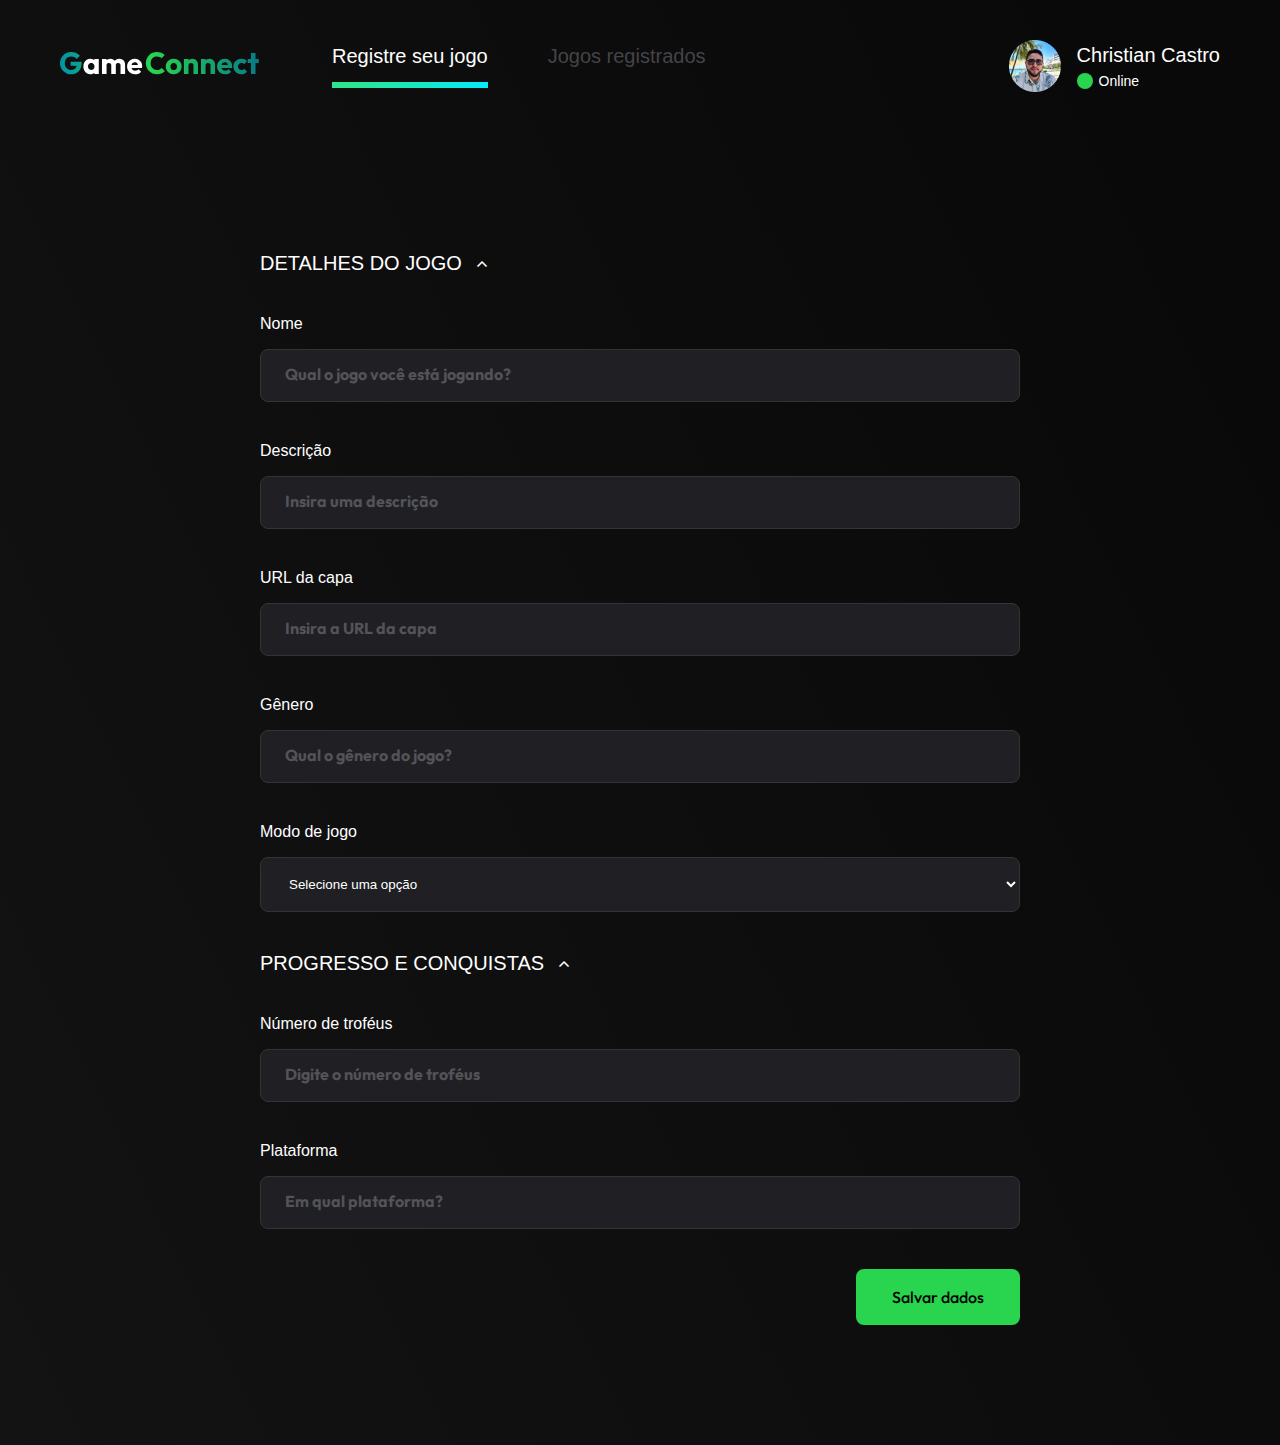
<file: parte-3/index.html>
<!DOCTYPE html>
<html lang="pt-BR">
  <head>
    <meta charset="UTF-8" />

    <!-- Usado para trabalhar o conteúdo dentro da "viewport" | relacionado a 
    responsividade -->
    <meta name="viewport" content="width=device-width, initial-scale=1.0" />

    <!-- Mudando o ícone da aba -->
    <link rel="icon" href="../assets/GC.svg" />

    <!-- PEGANDO FONTE DO GOOGLE -->
    <link rel="preconnect" href="https://fonts.googleapis.com" />
    <link rel="preconnect" href="https://fonts.gstatic.com" crossorigin />
    <link
      href="https://fonts.googleapis.com/css2?family=Inter:wght@400;500;600;700&family=Outfit:wght@100..900&display=swap"
      rel="stylesheet"
    />
    <link rel="stylesheet" href="style.css" />

    <!-- PEGANDO ICONES DO GOOGLE -->
    <link
      rel="stylesheet"
      href="https://fonts.googleapis.com/css2?family=Material+Symbols+Outlined:opsz,wght,FILL,GRAD@24,400,0,0"
    />
    <title>GameConnect</title>
  </head>
  <body>
    <!-- PARTE 2 -->
    <header>
      <div class="logo">
        <img src="../assets/logo.svg" alt="Logo" />
      </div>
      <nav>
        <ul>
          <li>
            <a href="#">Registre seu jogo</a>
            <div class="selected-item"></div>
          </li>
          <li><a href="#" class="disabled">Jogos registrados</a></li>
        </ul>
      </nav>
      <div class="profile-container">
        <img src="../assets/profile.png" alt="Profile" />
        <div class="profile-informations">
          <span>Christian Castro</span>
          <div class="status">
            <div class="status-icon"></div>
            <span>Online</span>
          </div>
        </div>
      </div>
    </header>

    <!-- PARTE 3 -->
    <main>
      <form id="game-form">
        <div class="section">
          <span>DETALHES DO JOGO</span>
          <span class="material-symbols-outlined"> keyboard_arrow_up </span>
        </div>

        <div style="display: flex; flex-direction: column">
          <label for="game-name">Nome</label>
          <input
            id="game-name"
            type="text"
            required
            placeholder="Qual o jogo você está jogando?"
          />
        </div>

        <div style="display: flex; flex-direction: column">
          <label for="game-description">Descrição</label>
          <input
            id="game-description"
            type="text"
            required
            placeholder="Insira uma descrição"
          />
        </div>

        <div style="display: flex; flex-direction: column">
          <label for="game-image">URL da capa</label>
          <input
            id="game-image"
            type="text"
            required
            placeholder="Insira a URL da capa"
          />
        </div>

        <div style="display: flex; flex-direction: column">
          <label for="game-genre">Gênero</label>
          <input
            id="game-genre"
            type="text"
            required
            placeholder="Qual o gênero do jogo?"
          />
        </div>

        <div style="display: flex; flex-direction: column">
          <label for="game-mode">Modo de jogo</label>
          <select id="game-mode" type="text" required>
            <option value="">Selecione uma opção</option>
            <option value="campanha">Campanha</option>
            <option value="multiplayer">Multiplayer</option>
            <option value="co-op">Cooperativo</option>
          </select>
        </div>

        <div class="section">
          <span>PROGRESSO E CONQUISTAS</span>
          <span class="material-symbols-outlined"> keyboard_arrow_up </span>
        </div>

        <div style="display: flex; flex-direction: column">
          <label for="game-platform">Número de troféus</label>
          <input
            id="game-platform"
            type="number"
            required
            placeholder="Digite o número de troféus"
          />
        </div>

        <div style="display: flex; flex-direction: column">
          <label for="game-platform">Plataforma</label>
          <input
            id="game-trophies"
            type="text"
            placeholder="Em qual plataforma?"
            required
          />
        </div>

        <div class="submit-button-container">
          <button type="submit">Salvar dados</button>
        </div>
      </form>
    </main>

    <script>
      document
        .getElementById("game-form")
        .addEventListener("submit", function (event) {
          event.preventDefault(); // Evita que o formulário seja submetido normalmente

          // Obtém os valores dos campos do formulário
          var gameData = {
            name: document.getElementById("game-name").value,
            description: document.getElementById("game-description").value,
            image: document.getElementById("game-image").value,
            genre: document.getElementById("game-genre").value,
            mode: document.getElementById("game-mode").value,
            trophies: document.getElementById("game-trophies").value,
            platform: document.getElementById("game-platform").value,
          };

          // Converte os dados em JSON
          var jsonData = JSON.stringify(gameData);

          // Armazena os dados no localStorage
          console.log(jsonData);
          // localStorage.setItem("gameData", jsonData);

          // Exibe uma mensagem de sucesso
          alert("Dados do jogo foram salvos com sucesso!");

          // Limpa o formulário
          document.getElementById("game-form").reset();
        });
    </script>
  </body>
</html>
</file>
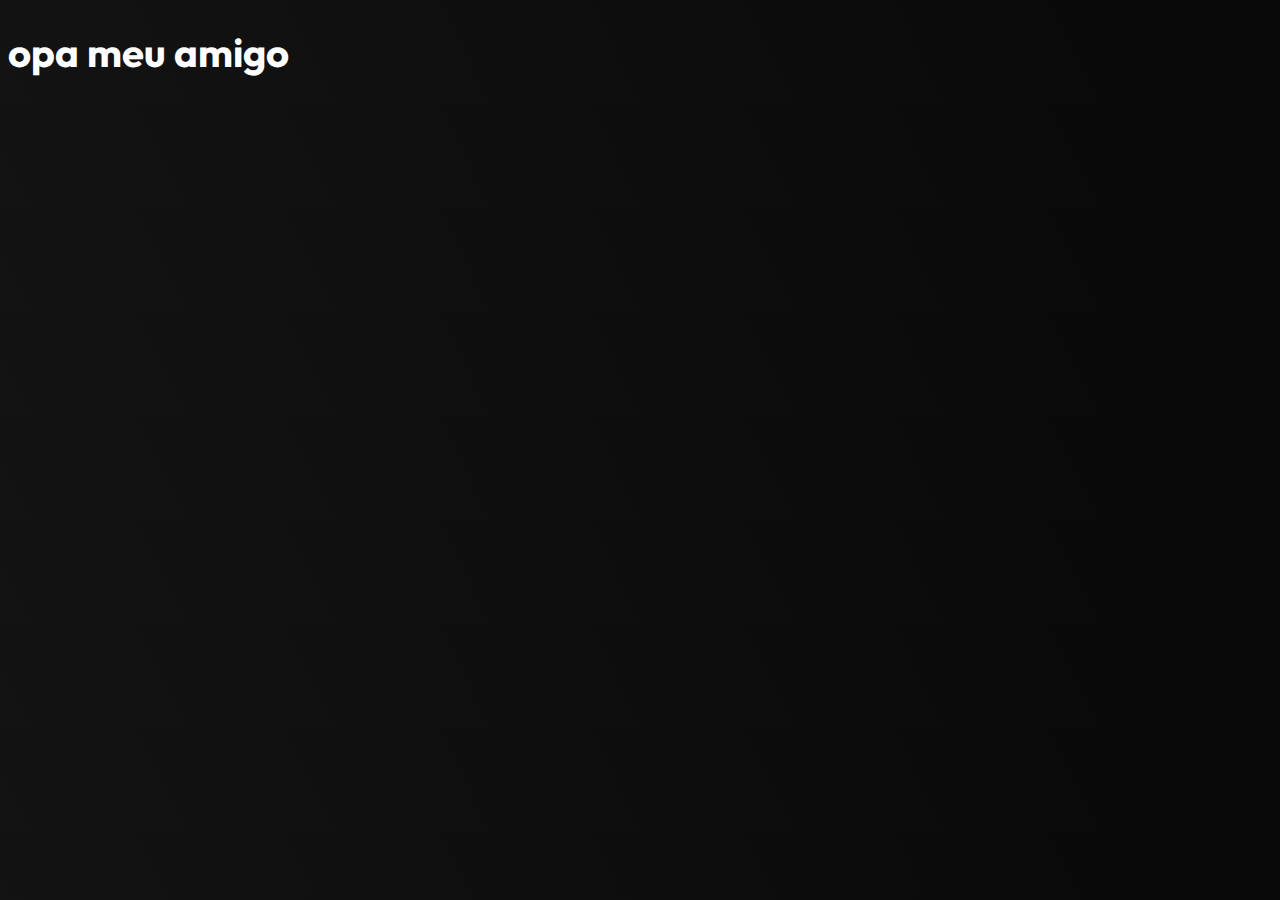
<file: parte-1/parte1.html>
<!DOCTYPE html>
<html lang="pt-BR">
  <head>
    <meta charset="UTF-8" />

    <!-- Usado para trabalhar o conteúdo dentro da "viewport" | relacionado a 
    responsividade -->
    <meta name="viewport" content="width=device-width, initial-scale=1.0" />

    <!-- Mudando o ícone da aba -->
    <link rel="icon" href="../assets/GC.svg" />

    <!-- PEGANDO FONTE DO GOOGLE -->
    <link rel="preconnect" href="https://fonts.googleapis.com" />
    <link rel="preconnect" href="https://fonts.gstatic.com" crossorigin />
    <link
      href="https://fonts.googleapis.com/css2?family=Inter:wght@400;500;600;700&family=Outfit:wght@100..900&display=swap"
      rel="stylesheet"
    />

    <title>GameConnect</title>
    <style>
      body {
        background: linear-gradient(244deg, #09090a 8.5%, #131313 100%);
        color: white;
        font-family: Outfit;
        font-size: 20px;
        font-style: normal;
        font-weight: 500;
        line-height: normal;
      }
    </style>
  </head>
  <body>
    <header>

    </header>
    <h1>opa meu amigo</h1>
  </body>
</html>
</file>
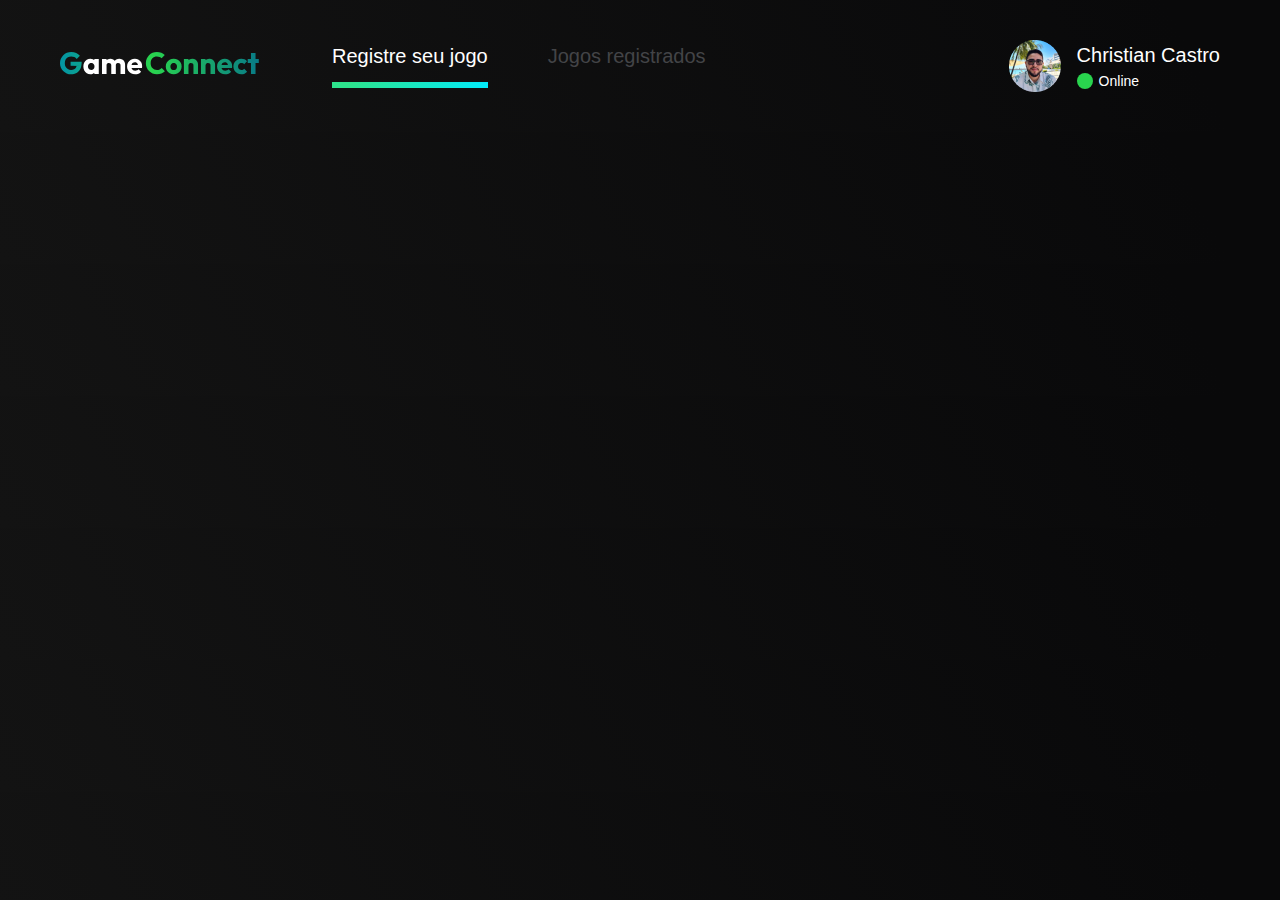
<file: parte-2/parte2.html>
<!DOCTYPE html>
<html lang="pt-BR">
  <head>
    <meta charset="UTF-8" />

    <!-- Usado para trabalhar o conteúdo dentro da "viewport" | relacionado a 
    responsividade -->
    <meta name="viewport" content="width=device-width, initial-scale=1.0" />

    <!-- Mudando o ícone da aba -->
    <link rel="icon" href="../assets/GC.svg" />

    <!-- PEGANDO FONTE DO GOOGLE -->
    <link rel="preconnect" href="https://fonts.googleapis.com" />
    <link rel="preconnect" href="https://fonts.gstatic.com" crossorigin />
    <link
      href="https://fonts.googleapis.com/css2?family=Inter:wght@400;500;600;700&family=Outfit:wght@100..900&display=swap"
      rel="stylesheet"
    />
    <title>GameConnect</title>
    <link rel="stylesheet" href="parte2.css" />
  </head>
  <body>
    <header>
      <div class="logo">
        <img src="../assets/logo.svg" alt="Logo" />
      </div>
      <nav>
        <ul>
          <li>
            <a href="#">Registre seu jogo</a>
            <div class="selected-item"></div>
          </li>
          <li><a href="#" class="disabled">Jogos registrados</a></li>
        </ul>
      </nav>
      <div class="profile-container">
        <img src="../assets/profile.png" alt="Profile" />
        <div class="profile-informations">
          <span>Christian Castro</span>
          <div class="status">
            <div class="status-icon"></div>
            <span>Online</span>
          </div>
        </div>
      </div>
    </header>
  </body>
</html>
</file>
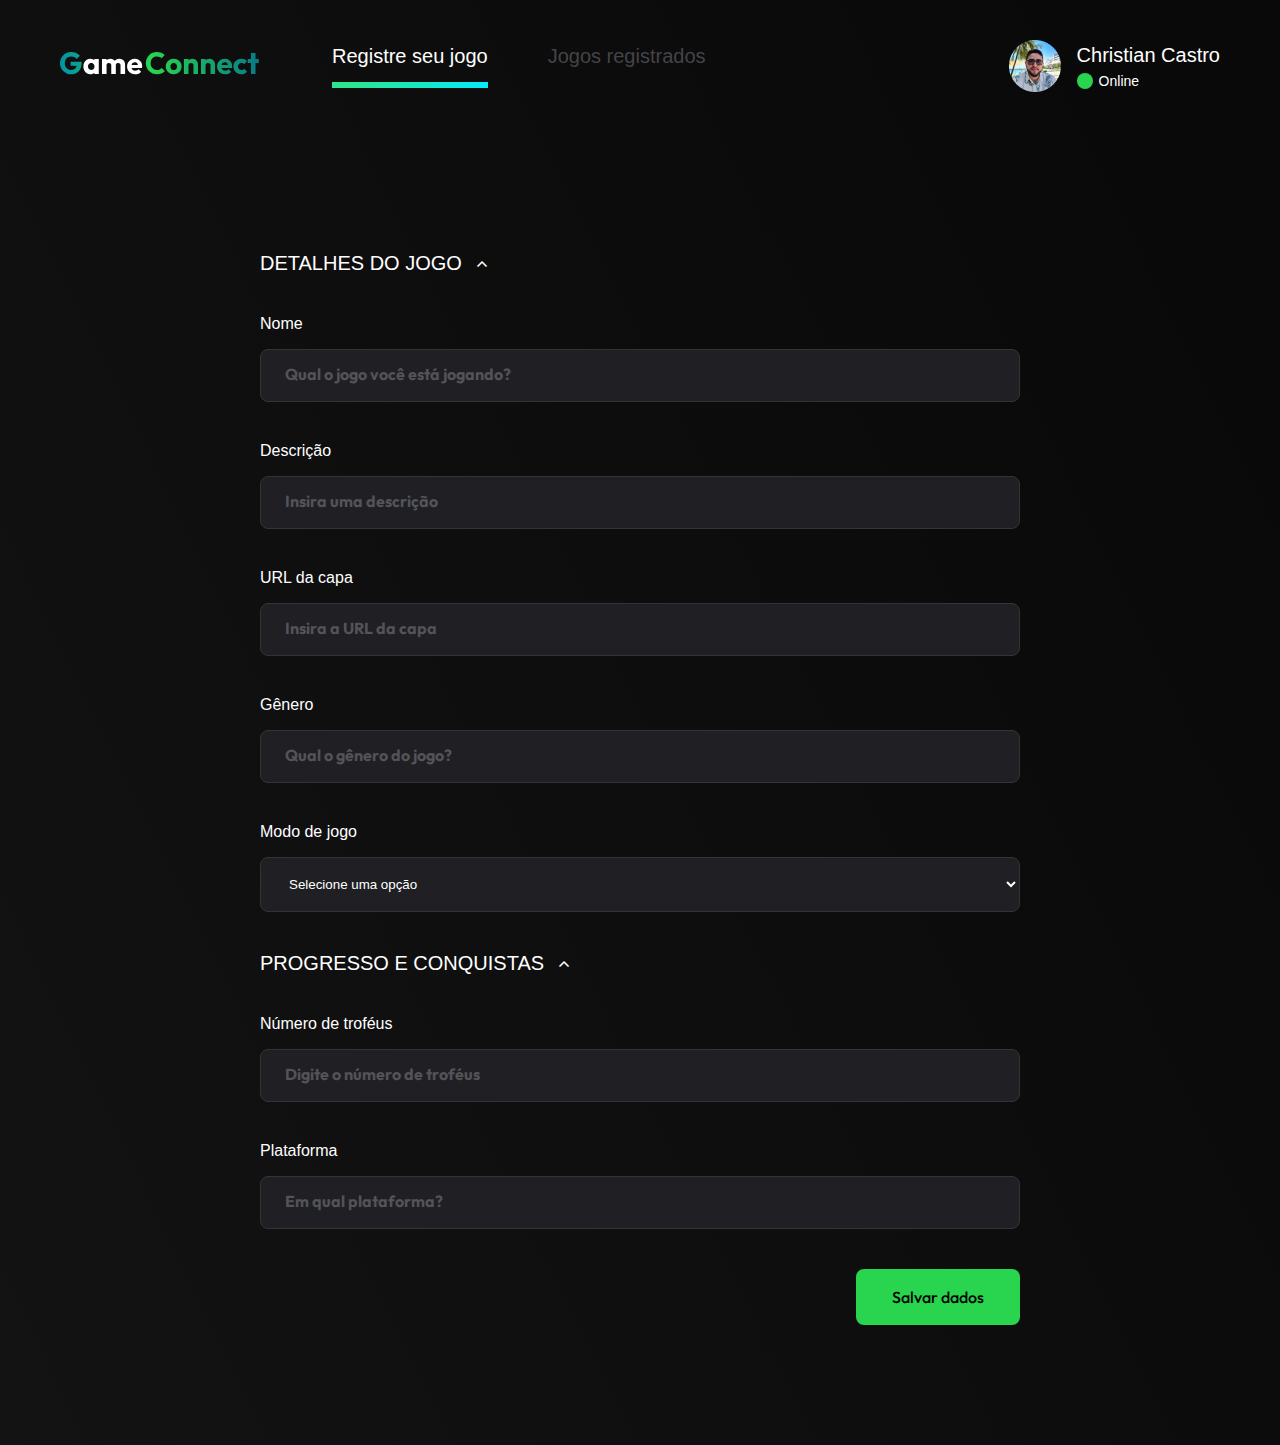
<file: parte-4/register-your-game.html>
<!DOCTYPE html>
<html lang="pt-BR">
  <head>
    <meta charset="UTF-8" />

    <!-- Usado para trabalhar o conteúdo dentro da "viewport" | relacionado a 
    responsividade -->
    <meta name="viewport" content="width=device-width, initial-scale=1.0" />

    <!-- Mudando o ícone da aba -->
    <link rel="icon" href="../assets/GC.svg" />

    <!-- PEGANDO FONTE DO GOOGLE -->
    <link rel="preconnect" href="https://fonts.googleapis.com" />
    <link rel="preconnect" href="https://fonts.gstatic.com" crossorigin />
    <link
      href="https://fonts.googleapis.com/css2?family=Inter:wght@400;500;600;700&family=Outfit:wght@100..900&display=swap"
      rel="stylesheet"
    />
    <link rel="stylesheet" href="style.css" />

    <!-- PEGANDO ICONES DO GOOGLE -->
    <link
      rel="stylesheet"
      href="https://fonts.googleapis.com/css2?family=Material+Symbols+Outlined:opsz,wght,FILL,GRAD@24,400,0,0"
    />
    <title>GameConnect</title>

    <!-- LINKANDO O SCRIPT JAVA SCRIPT -->
    <script src="./script.js"></script>
  </head>
  <body>
    <!-- PARTE 2 -->
    <header>
      <div class="logo">
        <img src="../assets/logo.svg" alt="Logo" />
      </div>
      <nav>
        <ul>
          <li>
            <a href="register-your-game.html">Registre seu jogo</a>
            <div class="selected-item"></div>
          </li>
          <li>
            <a href="registered-games.html" class="disabled"
              >Jogos registrados</a
            >
          </li>
        </ul>
      </nav>
      <div class="profile-container">
        <img src="../assets/profile.png" alt="Profile" />
        <div class="profile-informations">
          <span>Christian Castro</span>
          <div class="status">
            <div class="status-icon"></div>
            <span>Online</span>
          </div>
        </div>
      </div>
    </header>

    <!-- PARTE 3 -->
    <main>
      <form id="game-form">
        <div class="section">
          <span>DETALHES DO JOGO</span>
          <span class="material-symbols-outlined"> keyboard_arrow_up </span>
        </div>

        <div style="display: flex; flex-direction: column">
          <label for="game-name">Nome</label>
          <input
            id="game-name"
            type="text"
            required
            placeholder="Qual o jogo você está jogando?"
          />
        </div>

        <div style="display: flex; flex-direction: column">
          <label for="game-description">Descrição</label>
          <input
            id="game-description"
            type="text"
            required
            placeholder="Insira uma descrição"
          />
        </div>

        <div style="display: flex; flex-direction: column">
          <label for="game-image">URL da capa</label>
          <input
            id="game-image"
            type="text"
            required
            placeholder="Insira a URL da capa"
          />
        </div>

        <div style="display: flex; flex-direction: column">
          <label for="game-genre">Gênero</label>
          <input
            id="game-genre"
            type="text"
            required
            placeholder="Qual o gênero do jogo?"
          />
        </div>

        <div style="display: flex; flex-direction: column">
          <label for="game-mode">Modo de jogo</label>
          <select id="game-mode" type="text" required>
            <option value="">Selecione uma opção</option>
            <option value="campanha">Campanha</option>
            <option value="multiplayer">Multiplayer</option>
            <option value="co-op">Cooperativo</option>
          </select>
        </div>

        <div class="section">
          <span>PROGRESSO E CONQUISTAS</span>
          <span class="material-symbols-outlined"> keyboard_arrow_up </span>
        </div>

        <div style="display: flex; flex-direction: column">
          <label for="game-platform">Número de troféus</label>
          <input
            id="game-platform"
            type="number"
            required
            placeholder="Digite o número de troféus"
          />
        </div>

        <div style="display: flex; flex-direction: column">
          <label for="game-platform">Plataforma</label>
          <input
            id="game-trophies"
            type="text"
            placeholder="Em qual plataforma?"
            required
          />
        </div>

        <div class="submit-button-container">
          <button onclick="handleSubmitForm()">Salvar dados</button>
        </div>
      </form>
    </main>
  </body>
</html>
</file>
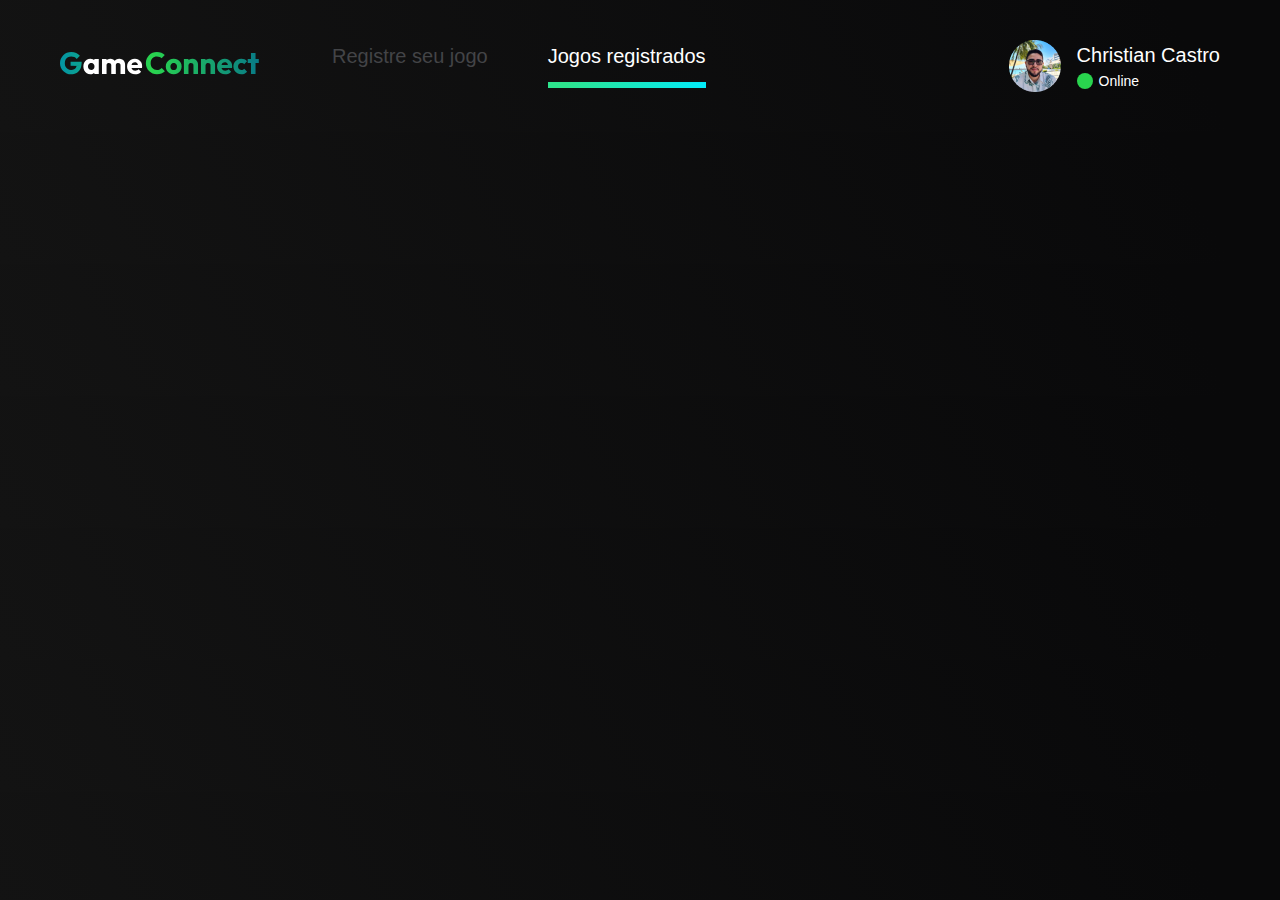
<file: parte-4/registered-games.html>
<!DOCTYPE html>
<html lang="pt-BR">
  <head>
    <meta charset="UTF-8" />

    <!-- Usado para trabalhar o conteúdo dentro da "viewport" | relacionado a 
    responsividade -->
    <meta name="viewport" content="width=device-width, initial-scale=1.0" />

    <!-- Mudando o ícone da aba -->
    <link rel="icon" href="../assets/GC.svg" />

    <!-- PEGANDO FONTE DO GOOGLE -->
    <link rel="preconnect" href="https://fonts.googleapis.com" />
    <link rel="preconnect" href="https://fonts.gstatic.com" crossorigin />
    <link
      href="https://fonts.googleapis.com/css2?family=Inter:wght@400;500;600;700&family=Outfit:wght@100..900&display=swap"
      rel="stylesheet"
    />
    <link rel="stylesheet" href="style.css" />

    <!-- PEGANDO ICONES DO GOOGLE -->
    <link
      rel="stylesheet"
      href="https://fonts.googleapis.com/css2?family=Material+Symbols+Outlined:opsz,wght,FILL,GRAD@24,400,0,0"
    />
    <title>GameConnect</title>

    <script src="./script.js"></script>
  </head>
  <body>
    <!-- PARTE 2 -->
    <header>
      <div class="logo">
        <img src="../assets/logo.svg" alt="Logo" />
      </div>
      <nav>
        <ul>
          <li>
            <a href="register-your-game.html" class="disabled"
              >Registre seu jogo</a
            >
          </li>
          <li>
            <a href="registered-games.html">Jogos registrados</a>
            <div class="selected-item"></div>
          </li>
        </ul>
      </nav>
      <div class="profile-container">
        <img src="../assets/profile.png" alt="Profile" />
        <div class="profile-informations">
          <span>Christian Castro</span>
          <div class="status">
            <div class="status-icon"></div>
            <span>Online</span>
          </div>
        </div>
      </div>
    </header>

    <!-- PARTE 3 -->
    <main>
  
    </main>
  </body>
</html>
</file>
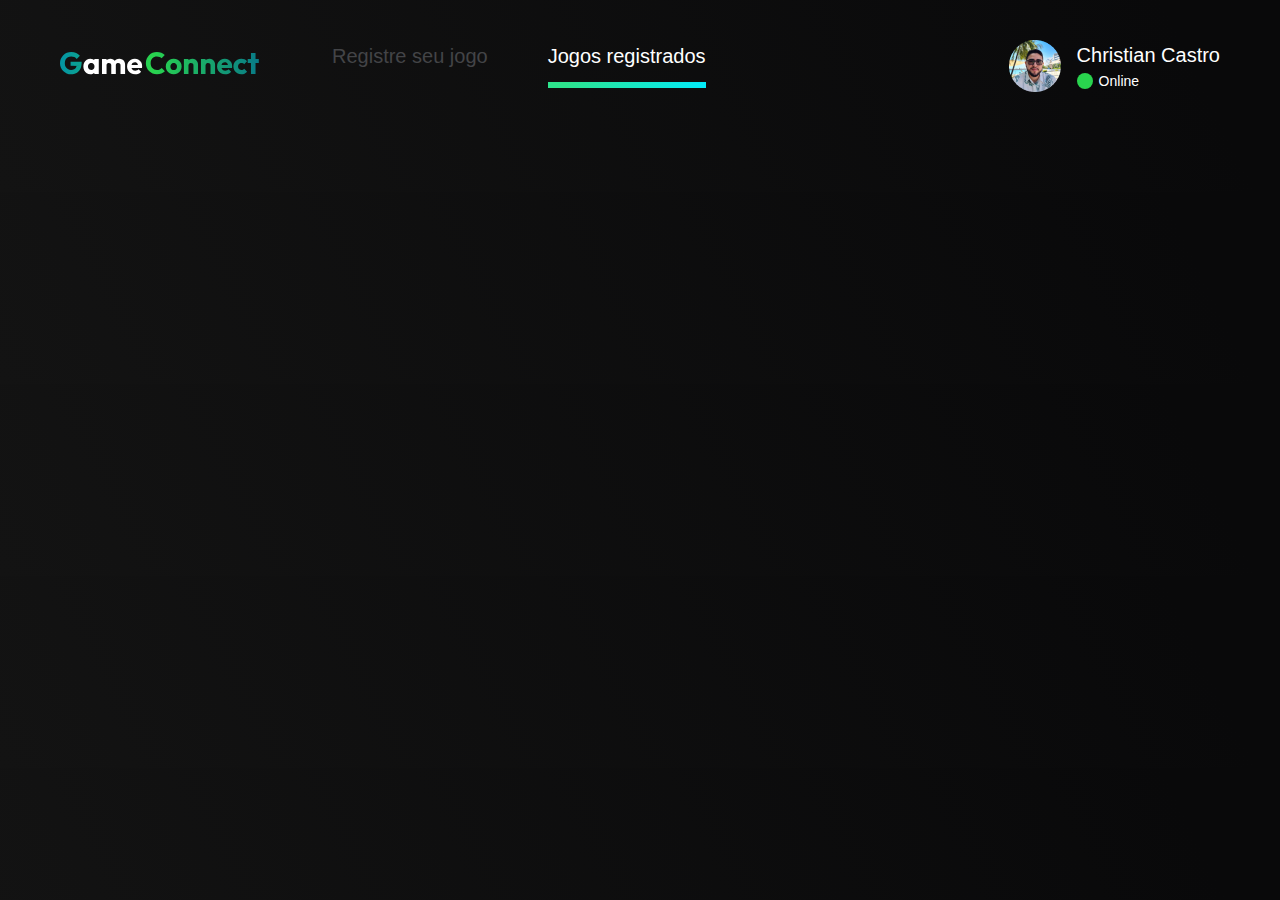
<file: parte-5/registered-games.html>
<!DOCTYPE html>
<html lang="pt-BR">
  <head>
    <meta charset="UTF-8" />

    <!-- Usado para trabalhar o conteúdo dentro da "viewport" | relacionado a 
    responsividade -->
    <meta name="viewport" content="width=device-width, initial-scale=1.0" />

    <!-- Mudando o ícone da aba -->
    <link rel="icon" href="../assets/GC.svg" />

    <!-- PEGANDO FONTE DO GOOGLE -->
    <link rel="preconnect" href="https://fonts.googleapis.com" />
    <link rel="preconnect" href="https://fonts.gstatic.com" crossorigin />
    <link
      href="https://fonts.googleapis.com/css2?family=Inter:wght@400;500;600;700&family=Outfit:wght@100..900&display=swap"
      rel="stylesheet"
    />
    <link rel="stylesheet" href="style.css" />

    <!-- PEGANDO ICONES DO GOOGLE -->
    <link
      rel="stylesheet"
      href="https://fonts.googleapis.com/css2?family=Material+Symbols+Outlined:opsz,wght,FILL,GRAD@24,400,0,0"
    />
    <title>GameConnect</title>

    <script src="./script.js"></script>
  </head>
  <body>
    <!-- PARTE 2 -->
    <header>
      <div class="logo">
        <img src="../assets/logo.svg" alt="Logo" />
      </div>
      <nav>
        <ul>
          <li>
            <a href="register-your-game.html" class="disabled"
              >Registre seu jogo</a
            >
          </li>
          <li>
            <a href="registered-games.html">Jogos registrados</a>
            <div class="selected-item"></div>
          </li>
        </ul>
      </nav>
      <div class="profile-container">
        <img src="../assets/profile.png" alt="Profile" />
        <div class="profile-informations">
          <span>Christian Castro</span>
          <div class="status">
            <div class="status-icon"></div>
            <span>Online</span>
          </div>
        </div>
      </div>
    </header>

    <main>
      <!-- PARTE 5 FINAL -->
      <div class="grid-container">
        <!-- <div
          class="card"
          style="
            background-image: url(https://image.api.playstation.com/vulcan/ap/rnd/202312/0900/098530cb647681dc3447df87bef58bb432e8b5ea85c299f5.png);
          "
        >
          <div class="card-overlay"></div>
          <span class="game-name">God of War: Ragnarok</span>
          <span class="game-genre">Ação e aventura</span>
          <span class="game-platform">Playstation</span>
        </div> -->
      </div>
    </main>
  </body>
</html>
</file>
<file: parte-3/style.css>
* {
  margin: 0;
  padding: 0;
  box-sizing: border-box;
}

html {
  background: linear-gradient(244deg, #09090a 8.5%, #131313 100%);
  color: white;
  font-family: Outfit;
  font-size: 20px;
  font-style: normal;
  font-weight: 500;
  line-height: normal;
}

body {
  margin: 0;
  font-family: Arial, sans-serif;
}

header {
  display: flex;
  justify-content: space-between;
  align-items: center;
  padding: 2rem 3rem;
}

.logo {
  width: 20%;
}

.logo img {
  width: 10rem;
}

nav {
  width: 60%;
}

nav ul {
  list-style: none;
  display: flex;
  gap: 3rem;
  margin: 0 2rem;
}

.selected-item {
  width: 100%;
  height: 6px;
  background: linear-gradient(90deg, #2de48d 11.16%, #00ecff 103.31%);
  margin-top: 0.7rem;
}

nav ul li a {
  color: #fff;
  text-decoration: none;
}

.disabled {
  color: #434447;
}

.profile-container {
  display: flex;
  align-items: center;
  gap: 0.8rem;
  width: 20%;
  justify-content: end;
}
.profile-container .profile-informations {
  display: flex;
  flex-direction: column;
  gap: 0.3rem;
}

.profile-container .profile-informations .status {
  display: flex;
  align-items: center;
  gap: 0.3rem;
  font-size: 14px;
}

.profile-container .profile-informations .status .status-icon {
  background-color: #29d44e;
  width: 16px;
  height: 16px;
  border-radius: 50%;
}

/* no meu caso a imagem já é redonda, mas vocês podem editar o 
formato da imagem no css */

/* .profile-container img {
  width: 40px;
  height: 40px;
  border-radius: 50%;
} */

/* PARTE 3 */

main {
  display: flex;
  justify-content: center;
  width: 100%;
}

form {
  padding: 6rem;
  display: flex;
  flex-direction: column;
  gap: 2rem;
  width: 100%;
  max-width: 50rem;
  min-width: 40rem;
}
/* form {
  max-width: 1000rem;
} */

.section {
  display: flex;
  align-items: center;
  gap: 0.5rem;
}

.section span {
  font-size: 1rem;
}

label {
  font-size: 16px;
  color: #fff;
  margin-bottom: 0.8rem;
}

input {
  padding: 18px 24px;
  align-items: center;
  border-radius: 8px;
  border: 1px solid #343436;
  color: #fff;
  background: #202024;
}

input::placeholder {
  color: #c4c4cc50;
  font-family: Outfit;
  font-size: 16px;
  font-style: normal;
  font-weight: 700;
  line-height: normal;
}

select {
  padding: 18px 24px;
  align-items: center;
  border-radius: 8px;
  border: 1px solid #343436;
  color: #fff;
  background: #202024;
}

input[type="number"]::-webkit-inner-spin-button,
input[type="number"]::-webkit-outer-spin-button {
  -webkit-appearance: none;
}

.submit-button-container {
  width: 100%;
  display: flex;
  justify-content: end;
}

button {
  display: flex;
  width: 164px;
  height: 56px;
  padding: 16px 24px;
  justify-content: center;
  align-items: center;
  border: none;
  border-radius: 8px;
  background: #29d44e;
  color: #000;
  font-family: Outfit;
  font-size: 16px;
  font-style: normal;
  font-weight: 500;
  cursor: pointer;
}
</file>
<file: parte-2/parte2.css>
* {
  margin: 0;
  padding: 0;
  box-sizing: border-box;
}

html {
  background: linear-gradient(244deg, #09090a 8.5%, #131313 100%);
  color: white;
  font-family: Outfit;
  font-size: 20px;
  font-style: normal;
  font-weight: 500;
  line-height: normal;
}

body {
  margin: 0;
  font-family: Arial, sans-serif;
}

header {
  display: flex;
  justify-content: space-between;
  align-items: center;
  padding: 2rem 3rem;
}

.logo {
  width: 20%;

}

.logo img {
  width: 10rem;
}

nav {
    width: 60%;
}

nav ul {
  list-style: none;
  display: flex;
  gap: 3rem;
  margin: 0 2rem;
}

.selected-item {
  width: 100%;
  height: 6px;
  background: linear-gradient(90deg, #2de48d 11.16%, #00ecff 103.31%);
  margin-top: 0.7rem;
}



nav ul li a {
  color: #fff;
  text-decoration: none;
}

.disabled {
  color: #434447;
}

.profile-container {
  display: flex;
  align-items: center;
  gap: 0.8rem;
  width: 20%;
  justify-content: end;
}
.profile-container .profile-informations {
  display: flex;
  flex-direction: column;
  gap: 0.3rem;
}

.profile-container .profile-informations .status {
    display: flex;
    align-items: center;
    gap: 0.3rem;
    font-size: 14px;
}

.profile-container .profile-informations .status .status-icon {
    background-color: #29D44E;
    width: 16px;
    height: 16px;
    border-radius: 50%;
}

/* no meu caso a imagem já é redonda, mas vocês podem editar o 
formato da imagem no css */

/* .profile-container img {
  width: 40px;
  height: 40px;
  border-radius: 50%;
} */
</file>
<file: parte-4/style.css>
* {
  margin: 0;
  padding: 0;
  box-sizing: border-box;
}

html {
  background: linear-gradient(244deg, #09090a 8.5%, #131313 100%);
  color: white;
  font-family: Outfit;
  font-size: 20px;
  font-style: normal;
  font-weight: 500;
  line-height: normal;
}

body {
  margin: 0;
  font-family: Arial, sans-serif;
}

header {
  display: flex;
  justify-content: space-between;
  align-items: center;
  padding: 2rem 3rem;
}

.logo {
  width: 20%;
}

.logo img {
  width: 10rem;
}

nav {
  width: 60%;
}

nav ul {
  list-style: none;
  display: flex;
  gap: 3rem;
  margin: 0 2rem;
}

.selected-item {
  width: 100%;
  height: 6px;
  background: linear-gradient(90deg, #2de48d 11.16%, #00ecff 103.31%);
  margin-top: 0.7rem;
}

nav ul li a {
  color: #fff;
  text-decoration: none;
}

.disabled {
  color: #434447;
}

.profile-container {
  display: flex;
  align-items: center;
  gap: 0.8rem;
  width: 20%;
  justify-content: end;
}
.profile-container .profile-informations {
  display: flex;
  flex-direction: column;
  gap: 0.3rem;
}

.profile-container .profile-informations .status {
  display: flex;
  align-items: center;
  gap: 0.3rem;
  font-size: 14px;
}

.profile-container .profile-informations .status .status-icon {
  background-color: #29d44e;
  width: 16px;
  height: 16px;
  border-radius: 50%;
}

/* no meu caso a imagem já é redonda, mas vocês podem editar o 
formato da imagem no css */

/* .profile-container img {
  width: 40px;
  height: 40px;
  border-radius: 50%;
} */

/* PARTE 3 */

main {
  display: flex;
  justify-content: center;
  width: 100%;
}

form {
  padding: 6rem;
  display: flex;
  flex-direction: column;
  gap: 2rem;
  width: 100%;
  max-width: 50rem;
  min-width: 40rem;
}
/* form {
  max-width: 1000rem;
} */

.section {
  display: flex;
  align-items: center;
  gap: 0.5rem;
}

.section span {
  font-size: 1rem;
}

label {
  font-size: 16px;
  color: #fff;
  margin-bottom: 0.8rem;
}

input {
  padding: 18px 24px;
  align-items: center;
  border-radius: 8px;
  border: 1px solid #343436;
  color: #fff;
  background: #202024;
}

input::placeholder {
  color: #c4c4cc50;
  font-family: Outfit;
  font-size: 16px;
  font-style: normal;
  font-weight: 700;
  line-height: normal;
}

select {
  padding: 18px 24px;
  align-items: center;
  border-radius: 8px;
  border: 1px solid #343436;
  color: #fff;
  background: #202024;
}

input[type="number"]::-webkit-inner-spin-button,
input[type="number"]::-webkit-outer-spin-button {
  -webkit-appearance: none;
}

.submit-button-container {
  width: 100%;
  display: flex;
  justify-content: end;
}

button {
  display: flex;
  width: 164px;
  height: 56px;
  padding: 16px 24px;
  justify-content: center;
  align-items: center;
  border: none;
  border-radius: 8px;
  background: #29d44e;
  color: #000;
  font-family: Outfit;
  font-size: 16px;
  font-style: normal;
  font-weight: 500;
  cursor: pointer;
}

/* Estilização da barra de rolagem para navegadores WebKit */
/* Estilo para a pista (track) */
::-webkit-scrollbar {
  width: 0.25rem;
  background-color: #09090a;
}

/* Estilo para o polegar (thumb) */
::-webkit-scrollbar-thumb {
  background-color: #2a2a2c;
  cursor: move;
}
</file>
<file: parte-5/style.css>
* {
  margin: 0;
  padding: 0;
  box-sizing: border-box;
}

html {
  background: linear-gradient(244deg, #09090a 8.5%, #131313 100%);
  color: white;
  font-family: Outfit;
  font-size: 20px;
  font-style: normal;
  font-weight: 500;
  line-height: normal;
}

body {
  margin: 0;
  font-family: Arial, sans-serif;
}

header {
  display: flex;
  justify-content: space-between;
  align-items: center;
  padding: 2rem 3rem;
}

.logo {
  width: 20%;
}

.logo img {
  width: 10rem;
}

nav {
  width: 60%;
}

nav ul {
  list-style: none;
  display: flex;
  gap: 3rem;
  margin: 0 2rem;
}

.selected-item {
  width: 100%;
  height: 6px;
  background: linear-gradient(90deg, #2de48d 11.16%, #00ecff 103.31%);
  margin-top: 0.7rem;
}

nav ul li a {
  color: #fff;
  text-decoration: none;
}

.disabled {
  color: #434447;
}

.profile-container {
  display: flex;
  align-items: center;
  gap: 0.8rem;
  width: 20%;
  justify-content: end;
}
.profile-container .profile-informations {
  display: flex;
  flex-direction: column;
  gap: 0.3rem;
}

.profile-container .profile-informations .status {
  display: flex;
  align-items: center;
  gap: 0.3rem;
  font-size: 14px;
}

.profile-container .profile-informations .status .status-icon {
  background-color: #29d44e;
  width: 16px;
  height: 16px;
  border-radius: 50%;
}

/* no meu caso a imagem já é redonda, mas vocês podem editar o 
formato da imagem no css */

/* .profile-container img {
  width: 40px;
  height: 40px;
  border-radius: 50%;
} */

/* PARTE 3 */

main {
  display: flex;
  justify-content: center;
  width: 100%;
}

form {
  padding: 6rem;
  display: flex;
  flex-direction: column;
  gap: 2rem;
  width: 100%;
  max-width: 50rem;
  min-width: 40rem;
}
/* form {
  max-width: 1000rem;
} */

.section {
  display: flex;
  align-items: center;
  gap: 0.5rem;
}

.section span {
  font-size: 1rem;
}

label {
  font-size: 16px;
  color: #fff;
  margin-bottom: 0.8rem;
}

input {
  padding: 18px 24px;
  align-items: center;
  border-radius: 8px;
  border: 1px solid #343436;
  color: #fff;
  background: #202024;
}

input::placeholder {
  color: #c4c4cc50;
  font-family: Outfit;
  font-size: 16px;
  font-style: normal;
  font-weight: 700;
  line-height: normal;
}

select {
  padding: 18px 24px;
  align-items: center;
  border-radius: 8px;
  border: 1px solid #343436;
  color: #fff;
  background: #202024;
}

input[type="number"]::-webkit-inner-spin-button,
input[type="number"]::-webkit-outer-spin-button {
  -webkit-appearance: none;
}

.submit-button-container {
  width: 100%;
  display: flex;
  justify-content: end;
}

button {
  display: flex;
  width: 164px;
  height: 56px;
  padding: 16px 24px;
  justify-content: center;
  align-items: center;
  border: none;
  border-radius: 8px;
  background: #29d44e;
  color: #000;
  font-family: Outfit;
  font-size: 16px;
  font-style: normal;
  font-weight: 500;
  cursor: pointer;
}

button:hover {
  background: #15a033;
  transition: 0.3s;
}

/* Estilização da barra de rolagem para navegadores WebKit */
/* Estilo para a pista (track) */
::-webkit-scrollbar {
  width: 0.25rem;
  background-color: #09090a;
}

/* Estilo para o polegar (thumb) */
::-webkit-scrollbar-thumb {
  background-color: #2a2a2c;
  cursor: move;
}

.grid-container {
  display: grid;
  grid-template-columns: repeat(4, 280px); /* 4 cards por linha */
  gap: 20px; /* Espaçamento entre os cards */
  margin-top: 3rem;
}

.card {
  position: relative; /* Posição relativa para que a sobreposição funcione */
  width: 280px;
  height: 364px;
  background-size: cover; /* Ajusta a imagem para preencher todo o card */
  background-position: center; /* Centraliza a imagem */
  position: relative; /* Posição relativa para que o posicionamento absoluto funcione */
  border-radius: 10px; /* Bordas arredondadas */
  box-shadow: 0 4px 8px rgba(0, 0, 0, 0.1); /* Sombra suave */

  transition: transform 0.3s ease; /* Adicionamos uma transição suave para o efeito */
}

.card:hover {
  transform: scale(
    1.05
  ); /* Aumenta o tamanho do card em 5% ao passar o mouse sobre ele */
}

.card-overlay {
  position: absolute;
  top: 0;
  left: 0;
  width: 100%;
  height: 100%;
  border-radius: 10px; /* Bordas arredondadas */
  background: linear-gradient(
    179deg,
    rgba(0, 0, 0, 0) 37.12%,
    #000 90.73%
  ); /* Cor de sobreposição semitransparente */
}

.game-name {
  position: absolute;
  font-family: Inter;
  bottom: 70px; /* Ajusta o espaço entre o texto e a parte inferior do card */
  left: 16px; /* Ajusta o espaço entre o texto e a parte esquerda do card */
  color: white; /* Cor do texto */
  font-size: 22px; /* Tamanho da fonte */
  font-weight: 700; /* Peso da fonte */
}

.game-genre {
  position: absolute;
  bottom: 50px; /* Ajusta o espaço entre o texto e a parte inferior do card */
  left: 16px; /* Ajusta o espaço entre o texto e a parte esquerda do card */
  color: white; /* Cor do texto */
  font-family: Inter;
  font-size: 12px; /* Tamanho da fonte */
  font-weight: 400; /* Peso da fonte */
}

.game-platform {
  position: absolute;
  font-family: Inter;
  bottom: 20px; /* Ajusta o espaço entre o texto e a parte inferior do card */
  left: 16px; /* Ajusta o espaço entre o texto e a parte esquerda do card */
  color: white; /* Cor do texto */
  font-size: 14px; /* Tamanho da fonte */
  font-weight: 400; /* Peso da fonte */
}
</file>
